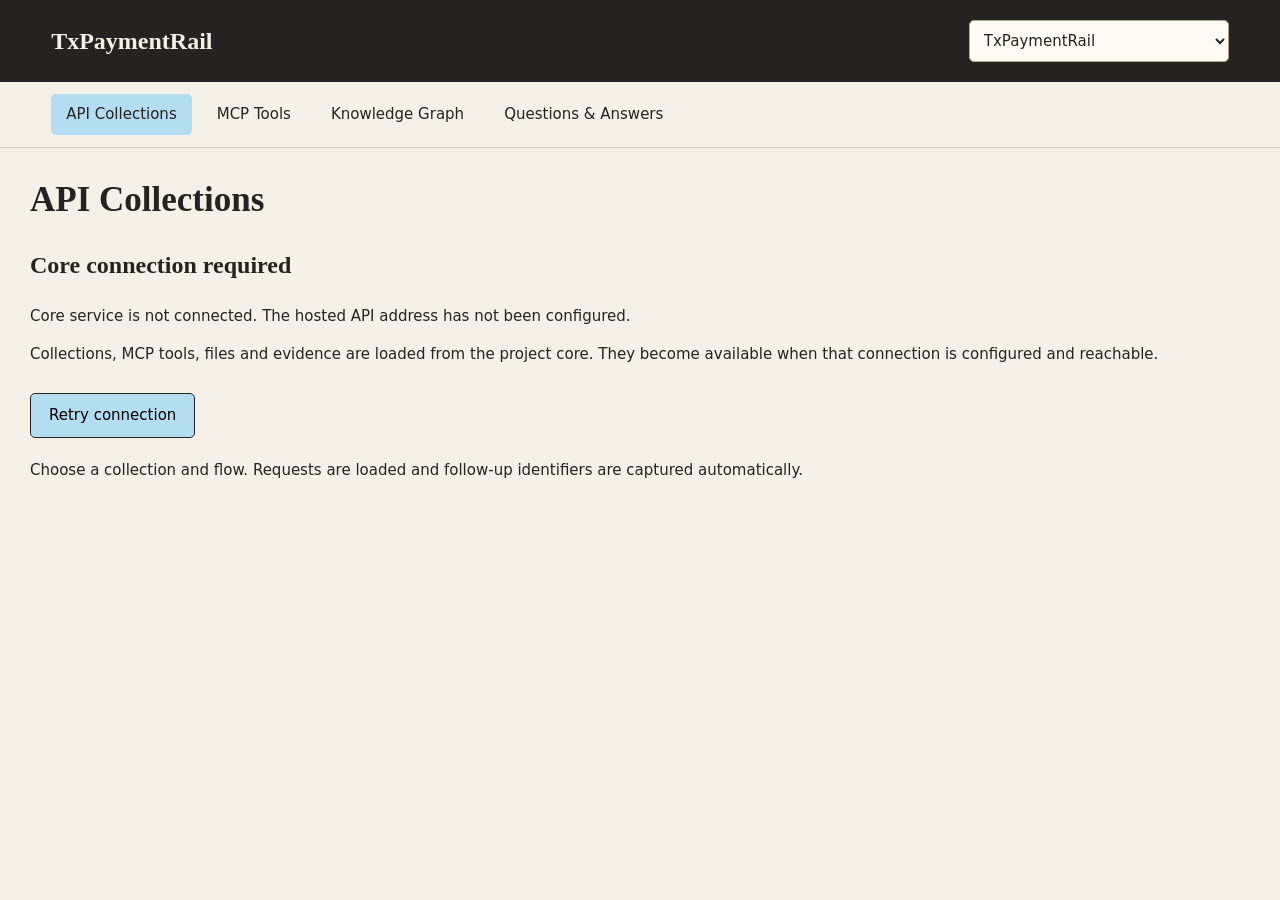
<file: docs/index.html>
<!doctype html><html lang="en"><head><meta charset="utf-8"><meta name="viewport" content="width=device-width,initial-scale=1"><title>Project workspace</title><link rel="stylesheet" href="./style.css"><script type="module" src="./app.js?v=20261102-hosted"></script></head><body><header><a id="brand" href="#/collections">Project workspace</a><select id="project" aria-label="Project"><option value="trade">Trade Agent Gate</option><option value="compliance">Compliance Rail</option><option value="iam">IAM AI Guard</option><option value="payments" selected>TxPaymentRail</option></select></header><nav aria-label="Workspace pages"><a href="#/collections">API Collections</a><a href="#/mcp-tools">MCP Tools</a><a href="#/files">Files</a><a href="#/graph">Knowledge Graph</a><a href="#/questions">Questions & Answers</a></nav><main aria-busy="true"><p id="loading-state" role="status">Connecting to project core…</p><h1 id="heading">API Collections</h1><section id="connection-panel" role="alert" hidden><h2>Core connection required</h2><p id="connection-message"></p><p>Collections, MCP tools, files and evidence are loaded from the project core. They become available when that connection is configured and reachable.</p><button type="button" id="retry-connection">Retry connection</button></section><p id="intro"></p><div id="tech"></div><section class="filters" hidden><label>Collection<select id="collection"></select></label><label>Flow<select id="flow"></select></label><label>Find a request<input id="search" placeholder="Search by purpose or endpoint"></label></section><section id="scenario-panel" hidden><label>Connected evidence case<select id="scenario"></select></label></section><div class="layout" hidden><aside><div id="requests"></div></aside><article><h2 id="request-name">Choose a request</h2><p id="purpose"></p><div class="endpoint"><b id="method"></b><code id="path"></code></div><label id="question-label" hidden>Question<input id="question" maxlength="240" value="What are the mandatory CBPR+ pacs.008 and MT103 validation fields?"></label><div id="answer-quotes"></div><label id="body-label">Request body<textarea id="body" spellcheck="false"></textarea></label><div id="file-inputs"></div><label id="external-consent" hidden><input type="checkbox" id="consent">Send this query to the selected external provider.</label><button id="run">Run request</button><button id="discover" hidden>Discover tools</button><p id="status" role="status">Ready</p><div id="graph-view" hidden></div><h3>Response</h3><pre id="response">Select a request and run it.</pre><details><summary>Request sent</summary><pre id="sent"></pre></details><details><summary>Captured fields</summary><pre id="variables"></pre></details></article></div><section hidden><h2>How to use this page</h2><ol><li>Choose a collection and flow.</li><li>Select a request, inspect its inputs, then run it.</li><li>Read the response and captured fields. Follow-up requests reuse their identifiers.</li></ol><div id="help"></div></section></main></body></html>
</file>
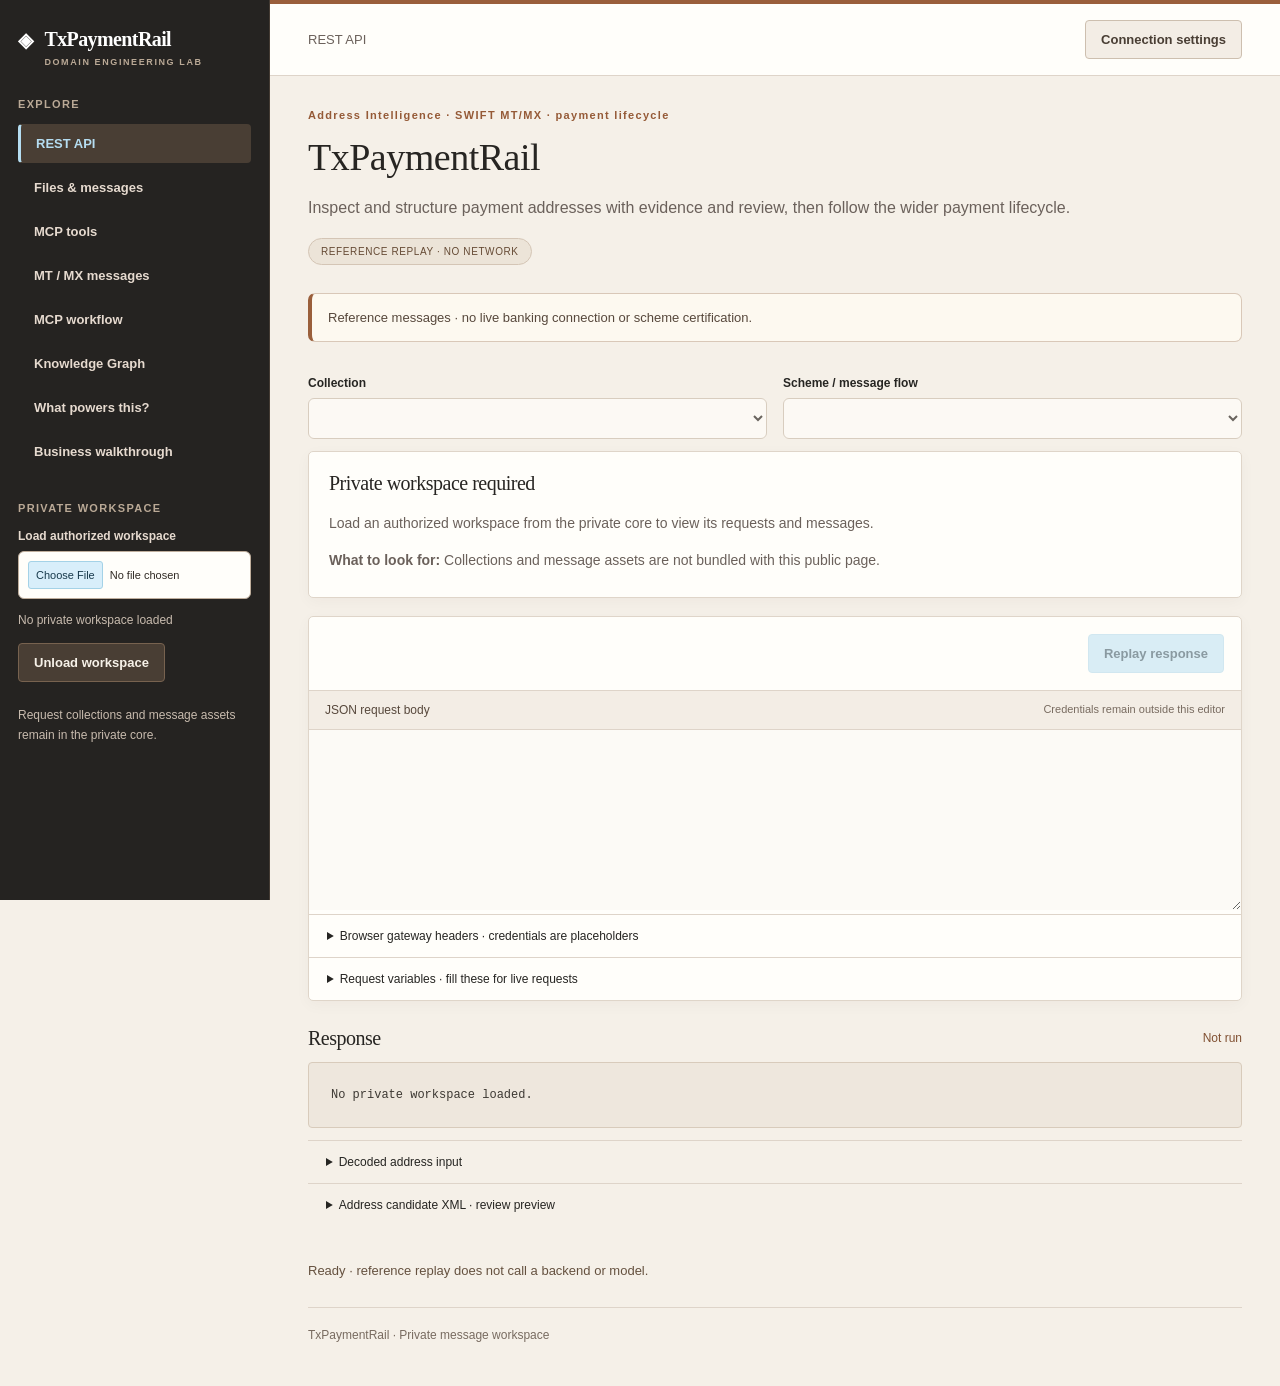
<file: docs/workbench.html>
<!doctype html><html lang="en"><head><meta charset="utf-8"><meta name="viewport" content="width=device-width,initial-scale=1"><meta name="referrer" content="no-referrer"><title>TxPaymentRail · API Workbench</title><link rel="stylesheet" href="workbench.css"><script type="module" src="workbench.mjs"></script></head><body><aside><a class="brand" href="index.html">◈ <span>TxPaymentRail<small>DOMAIN ENGINEERING LAB</small></span></a><p class="label">EXPLORE</p><nav id="navigation" aria-label="Workbench tabs"></nav><p class="label">PRIVATE WORKSPACE</p><div id="collection"></div><label class="workspace-loader">Load authorized workspace<input id="workspace-file" type="file" accept=".json"></label><p id="workspace-state">No private workspace loaded</p><button id="unload-workspace">Unload workspace</button><p class="aside-note">Request collections and message assets remain in the private core.</p></aside><div class="shell"><header><span id="breadcrumb">REST API</span><button id="settings-open" class="secondary">Connection settings</button></header><main><div class="hero"><p class="label" id="domain"></p><h1 id="project-name"></h1><p id="intro"></p><span id="environment" class="badge">REFERENCE REPLAY · NO NETWORK</span></div><p class="notice" id="notice">Reference messages · no live banking connection or scheme certification.</p><section id="rest-panel"><div class="grid"><label>Collection<select id="collection-select" disabled><option>Load private workspace</option></select></label><label>Scheme / message flow<select id="flow-select" disabled><option>Choose collection</option></select></label></div><div class="purpose"><h2 id="request-title"></h2><p id="why"></p><p><strong>What to look for:</strong> <span id="check"></span></p></div><div class="request"><div class="request-bar"><span id="method" class="verb"></span><code id="path"></code><button id="send">Replay response</button></div><div class="editor-heading">JSON request body <span>Credentials remain outside this editor</span></div><label class="sr-only" for="body">Request JSON</label><textarea id="body" spellcheck="false"></textarea><details><summary>Browser gateway headers · credentials are placeholders</summary><pre id="request-headers"></pre></details><details><summary>Request variables · fill these for live requests</summary><div id="variables" class="grid"></div></details></div><div class="response-heading"><h2>Response</h2><span id="response-status">Not run</span></div><pre id="response">Select a request and run it.</pre><details><summary>Decoded address input</summary><pre id="address-original"></pre></details><details><summary>Address candidate XML · review preview</summary><pre id="address-candidate"></pre></details></section><section id="files-panel" hidden><h2 id="file-title"></h2><p id="file-description"></p><div id="file-inputs" class="grid"></div><button id="file-run">Inspect selected files</button><p id="file-note"></p><pre id="file-response">Choose authorized files to inspect the request.</pre></section><section id="messages-panel" hidden><h2>MT / MX message context</h2><p>Business messages are separate from REST/JSON and MCP/JSON-RPC envelopes. The receiving API still expects its documented transport contract.</p><h3>MT103 request</h3><pre id="message-mt">Load the private workspace.</pre><h3>pacs.008 request</h3><pre id="message-mx">Load the private workspace.</pre><h3>pacs.002 response reference</h3><pre id="message-response">Load the private workspace.</pre></section><section id="workflow-panel" hidden><h2>Message-led MCP investigation</h2><p id="workflow-goal"></p><ol id="workflow-steps"></ol><p id="workflow-decision"></p><h3>Compare the workflow, not the protocol label</h3><p>MCP provides discoverable tools for an assistant; the same backend functions remain available through APIs. Measure evidence coverage, task success, correct escalation, denied actions and elapsed time on identical cases. This comparison has not been run.</p></section><section id="graph-panel" hidden></section><section id="technology-panel" hidden><h2>What powers this project?</h2><p>Each item explains its job and current status. A protocol, policy rule or parser is not automatically an AI model.</p><div id="technology" class="grid"></div><h3>What has actually been measured?</h3><p class="notice" id="recorded-evidence"></p></section><section id="business-panel" hidden><h2>Follow the business story</h2><ol id="steps"></ol><p class="notice">A successful API request is not a business clearance. Inspect the evidence, uncertainty and review boundary.</p><h3>How to judge the work</h3><p>Ask for the baseline, a difficult failure, the evaluation denominator and the decision it changed. Separate authored examples from independent data and live-model results.</p></section><p id="status" role="status" aria-live="polite">Ready to explore.</p><footer id="footer"></footer></main></div><dialog id="settings"><form id="settings-form"><h2>Connect to a private gateway</h2><p>Reference replay uses an authorized workspace. Live mode needs a running backend, an approved gateway route and the exact allowed browser origin. Collections are not available for public download.</p><label>Mode<select id="run-mode"><option value="sample">Reference replay · no network</option><option value="live">Live private gateway</option></select></label><label>Gateway origin<input id="gateway" type="url" placeholder="http://127.0.0.1:8791"></label><label>Gateway token<input id="gateway-token" type="password" autocomplete="off"></label><label>Workload/API token<input id="access-token" type="password" autocomplete="off"></label><label>Separate reviewer token<input id="reviewer-token" type="password" autocomplete="off"></label><label>Service access key · payments only<input id="service-key" type="password" autocomplete="off"></label><details><summary>Address Intelligence connection · separate service</summary><label>Address gateway origin<input id="address-gateway" type="url" placeholder="http://127.0.0.1:8794"></label><label>Address gateway token<input id="address-gateway-token" type="password" autocomplete="off"></label><label>Address service key<input id="address-service-key" type="password" autocomplete="off"></label><p>This targets the original address-review service, not the async payment-status service.</p></details><details><summary>SEPA routing · configure once per rail</summary><label>STEP2 gateway · SCT / SDD<input id="sepa-step2-gateway" type="url" placeholder="http://127.0.0.1:8795"></label><label>RT1 gateway · SCT Inst<input id="sepa-rt1-gateway" type="url" placeholder="http://127.0.0.1:8796"></label><label>TIPS gateway · SCT Inst / lifecycle<input id="sepa-tips-gateway" type="url" placeholder="http://127.0.0.1:8797"></label><label>T2 gateway origin<input id="rail-t2-gateway" type="url" placeholder="http://127.0.0.1:8798"></label><label>Bank of England RTGS gateway origin<input id="rail-boe-gateway" type="url" placeholder="http://127.0.0.1:8799"></label><label>CHAPS gateway origin<input id="rail-chaps-gateway" type="url" placeholder="http://127.0.0.1:8800"></label><label>Payment rail gateway token<input id="sepa-gateway-token" type="password" autocomplete="off"></label><label>Payment rail service key<input id="sepa-service-key" type="password" autocomplete="off"></label><p>The selected flow chooses its rail. Backend health must confirm that rail before a request is sent.</p></details><p>Credentials stay in page memory; no collection export is provided.</p><p id="settings-error" role="alert"></p><button type="submit">Apply settings</button><button type="button" id="clear">Clear credentials</button><button type="button" id="close">Close</button></form></dialog></body></html>
</file>
<file: docs/style.css>
:root{font:15px/1.55 system-ui,sans-serif;color:#252321;background:#f5f0e8}*{box-sizing:border-box}body{margin:0}header{padding:20px 4%;display:flex;gap:24px;align-items:center;background:#252321;color:#f5f0e8}header a{color:inherit;font:700 24px Georgia;text-decoration:none}header select{margin-left:auto;max-width:260px}nav{padding:12px 4%;display:flex;gap:10px;flex-wrap:wrap;border-bottom:1px solid #d7cbbb}nav a{color:#252321;padding:9px 15px;text-decoration:none;border-radius:5px}nav a.active{background:#b5ddf1}main{max-width:1450px;margin:25px auto;padding:0 30px}h1,h2{font-family:Georgia}h1{font-size:35px;margin-bottom:6px}h2{font-size:24px}.tag{display:inline-block;padding:5px 11px;border:1px solid #9a5f3b;border-radius:18px;margin:4px;font-size:12px}label{display:block;font-size:13px;font-weight:600}input,select,textarea{display:block;background:#fffaf3;border:1px solid #b9a28c;border-radius:5px;padding:10px;color:#252321;font:inherit;width:100%}input[type=checkbox]{display:inline;width:auto}textarea{height:235px;font:13px/1.5 monospace;margin:6px 0}.filters{display:grid;grid-template-columns:1fr 1fr 1fr;gap:15px;padding:18px 0}.layout{display:grid;grid-template-columns:310px minmax(0,1fr);gap:22px}aside,article,main>section:last-child{background:#fffaf3;border:1px solid #d7cbbb;border-radius:8px;padding:20px}aside{max-height:800px;overflow:auto}article{min-width:0}.request{display:block;width:100%;text-align:left;border:0;border-bottom:1px solid #e5dcd0;background:transparent;padding:12px 7px;cursor:pointer;color:#252321;font:inherit}.request.selected{background:#b5ddf1;border-radius:5px}.request small{display:block;color:#765039;font-size:11px}.endpoint{display:flex;gap:12px;align-items:center;padding:12px;background:#f5f0e8;margin-bottom:16px;overflow-wrap:anywhere}.endpoint b{color:#9a5f3b}button:not(.request){background:#b5ddf1;border:1px solid #252321;padding:10px 18px;border-radius:5px;cursor:pointer;font:inherit;margin:12px 8px 6px 0}button:disabled{opacity:.5;cursor:wait}pre{padding:18px;background:#252321;color:#f5f0e8;border-radius:5px;max-height:560px;overflow:auto;white-space:pre-wrap;overflow-wrap:anywhere;font:12px/1.55 monospace}details{margin-top:12px}#status{padding:10px;background:#f5f0e8;border-left:3px solid #9a5f3b}#scenario-panel{max-width:650px;padding-bottom:16px}.graph-canvas svg{width:100%;min-height:450px}.graph-answers,.graph-capture{display:none}main>section:last-child{margin:24px 0}#external-consent{padding:10px 0}@media(max-width:850px){.layout{grid-template-columns:1fr}.filters{grid-template-columns:1fr}aside{max-height:280px}main{padding:0 15px}header{flex-wrap:wrap}h1{font-size:28px}}
[hidden]{display:none!important}
</file>
<file: docs/workbench.css>
:root{font-family:Inter,system-ui,sans-serif;color:#203348;background:#f4f7fa;--accent:#117d70}*{box-sizing:border-box}body{margin:0;display:flex}aside{position:fixed;inset:0 auto 0 0;width:270px;background:#102a3b;color:#d1e4ee;padding:28px 18px;overflow:auto}.brand{display:flex;gap:12px;color:white;text-decoration:none;font-size:20px;font-weight:750}.brand small{display:block;font-size:9px;letter-spacing:.14em;color:#91b5c7;margin-top:6px}.label{font-size:11px;font-weight:750;letter-spacing:.12em;color:#6c8797;margin-top:28px}nav button,#collection button{display:block;width:100%;text-align:left;background:transparent;color:#c8dce7;margin:5px 0}nav button.active,#collection button.active{background:#21495c;color:#fff}#collection button{font-size:12px}aside #download{margin-top:22px;background:#216454;font-size:12px;width:100%}.aside-note{font-size:12px;line-height:1.7;color:#8eacbb;margin-top:24px}.shell{margin-left:270px;width:calc(100% - 270px)}header{height:76px;background:white;border-bottom:1px solid #dde5ec;display:flex;align-items:center;justify-content:space-between;padding:0 38px;color:#6a7f91;font-size:13px}main{max-width:1160px;padding:24px 38px;margin:auto}.hero{position:relative;padding-bottom:15px}.hero .label{margin-top:6px;color:#117d70}h1{font-size:34px;letter-spacing:-.04em;margin:10px 0}h2{font-size:20px;margin-top:0}h3{font-size:16px}p,li{line-height:1.65}button{border:0;border-radius:6px;background:var(--accent);color:white;font:inherit;font-size:13px;font-weight:650;padding:11px 15px;cursor:pointer}button:hover{filter:brightness(.94)}button:disabled{opacity:.5;cursor:wait}button:focus-visible,input:focus-visible,textarea:focus-visible,select:focus-visible{outline:3px solid #f0b441}.secondary{background:#e9f1f5;color:#203348}.badge{font-size:10px;letter-spacing:.06em;background:#dcefe8;color:#1d6655;border-radius:20px;padding:7px 12px;display:inline-block}.notice{background:#e9f2f8;color:#365c74;border:1px solid #d2e1ec;border-radius:7px;padding:13px 16px;font-size:13px}section{margin:22px 0}.purpose{padding:20px;background:white;border:1px solid #dce5ed;border-radius:9px;margin-bottom:18px}.purpose p{font-size:14px;margin-bottom:5px}.request{border:1px solid #d7e2eb;border-radius:9px;overflow:hidden;background:white}.request-bar{display:flex;align-items:center;gap:14px;padding:17px;border-bottom:1px solid #e0e7ee}.verb{color:#117d70;font-size:12px;font-weight:800}code{flex:1;font-size:13px;overflow-wrap:anywhere}.editor-heading{background:#f9fbfc;border-bottom:1px solid #e1e8ed;padding:12px 16px;font-size:12px}.editor-heading span{float:right;color:#82909e;font-size:11px}textarea{width:100%;min-height:180px;border:0;padding:20px;font:13px/1.6 ui-monospace,monospace;resize:vertical;color:#2f526b}details{border-top:1px solid #e1e8ed;padding:14px 18px;font-size:12px}summary{cursor:pointer}.grid{display:grid;grid-template-columns:repeat(2,minmax(0,1fr));gap:16px}label{display:block;font-size:12px;font-weight:650;margin:12px 0}input,select{width:100%;display:block;margin-top:8px;padding:11px;border:1px solid #ccd9e2;border-radius:6px;background:white;color:#203348}.response-heading{display:flex;justify-content:space-between;align-items:center;margin-top:26px}.response-heading h2{margin:0}.response-heading span{font-size:12px;color:#56768c}pre{background:#102a3b;color:#cfe5ef;padding:22px;border-radius:9px;font:12px/1.7 ui-monospace,monospace;max-height:440px;overflow:auto;white-space:pre-wrap;overflow-wrap:anywhere}.tech-card{background:white;border:1px solid #d9e4eb;border-radius:9px;padding:22px}.tech-card small{display:block;color:#117d70;font-weight:650;line-height:1.5}.tech-card p{font-size:13px;color:#526d80}.tech-card h3{margin:0 0 10px}#steps li{padding:16px;background:white;border:1px solid #dce5ed;margin:12px 0;border-radius:7px}#status{font-size:13px;color:#285d6d;padding:12px 0}footer{border-top:1px solid #dde5ec;padding:20px 0;font-size:12px;color:#7c8d9c}dialog{border:1px solid #cfdae3;border-radius:12px;width:560px;max-width:94vw;padding:28px}dialog::backdrop{background:#102a3ba0}dialog p{font-size:12px}dialog button{margin:6px 3px 0 0}.sr-only{position:absolute;width:1px;height:1px;padding:0;overflow:hidden;clip:rect(0,0,0,0)}[hidden]{display:none!important}@media(max-width:850px){aside{position:static;width:100%;padding:18px}body{display:block}.shell{margin-left:0;width:100%}header{padding:0 20px}main{padding:24px 20px}.grid{grid-template-columns:1fr}nav{display:flex;flex-wrap:wrap}nav button{width:auto!important}#collection{display:flex;overflow:auto}#collection button{min-width:180px}h1{font-size:28px}.editor-heading span{display:none}}
/* AddressRail visual identity: warm ivory, charcoal, sky blue and copper. */
:root{font-family:"Helvetica Neue",Arial,system-ui,sans-serif;color:#262522;background:#f5f0e8;--accent:#b5ddf1;color-scheme:light}
body,.shell{background:#f5f0e8;color:#262522}
aside{background:#252321;color:#f7f2e9;border-right:1px solid #443b33}
.brand{font-family:Georgia,"Times New Roman",serif;color:#fff;font-weight:700;letter-spacing:-.6px}
.brand small{font-family:Arial,sans-serif;color:#baa996;letter-spacing:1.6px}
aside .label{color:#baa996}
nav button,#collection button{color:#e6dacf;border:1px solid transparent}
nav button:hover,#collection button:hover{background:#493e34}
nav button.active,#collection button.active{background:#493e34;color:#b5ddf1;border-left:3px solid #b5ddf1}
.aside-note,#workspace-state{color:#c8bbae;font-size:12px;line-height:1.65}
.workspace-loader{color:#e6dacf}
.workspace-loader input{background:#fffefa;color:#302a24;border:1px solid #bfae9c;font-size:11px;padding:9px}
.workspace-loader input::file-selector-button{background:#d8eefa;color:#17394b;border:1px solid #a4d2e7;border-radius:3px;padding:7px;font:inherit;cursor:pointer;margin-right:7px}
#unload-workspace{background:#493e34;color:#f7f2e9;border:1px solid #77624f}
header{background:#fffefa;border-top:4px solid #9a5f3b;border-bottom:1px solid #ded4c9;color:#6b615b}
h1,h2{font-family:Georgia,"Times New Roman",serif;color:#272522;font-weight:500;letter-spacing:-.5px}
h1{font-size:38px}h3{color:#3c332c}
p,li{color:#6b615b}
.hero .label,.verb,.label{color:#955a37}
button{background:#b5ddf1;color:#17394b;border:1px solid #a4d2e7;border-radius:4px}
button:hover:not(:disabled){background:#94cee7;filter:none}
button:focus-visible,input:focus-visible,textarea:focus-visible,select:focus-visible,a:focus-visible{outline:3px solid #9a5f3b;outline-offset:3px}
.secondary{background:#f3ede5;color:#493e34;border:1px solid #cdbfaf}
.secondary:hover{background:#e8ded3}
.badge{background:#ece4d8;color:#654a34;border:1px solid #d4c5b5}
.notice{background:#fdf9f0;border:1px solid #d9c8b8;border-left:4px solid #9a5f3b;color:#57483c}
.purpose,.request,.tech-card,#steps li{background:#fffefa;border:1px solid #dfd5c9;border-radius:5px;box-shadow:0 4px 15px rgba(68,42,24,.035)}
.request-bar,.editor-heading,details,footer{border-color:#ded4c9}
.editor-heading{background:#f3ede5;color:#57483c}.editor-heading span{color:#786b60}
textarea{background:#fcfaf6;color:#3d494c}
input,select{background:#fffefa;border:1px solid #cdbfaf;color:#302a24}
pre{background:#eee7dd;color:#3d3933;border:1px solid #d8cbbb;border-radius:4px}
.response-heading span{color:#805032}
.tech-card small{color:#805032}.tech-card p{color:#6b615b}
#status{color:#65513f}footer{color:#786b60}footer a,a{color:#805032}
dialog{background:#fffefa;border:1px solid #cdbfaf;color:#262522}dialog::backdrop{background:#252321a8}
@media(max-width:850px){h1{font-size:31px}}

aside nav button:hover:not(:disabled),aside #collection button:hover:not(:disabled){background:#493e34;color:#fff}
aside nav button.active,aside nav button.active:hover:not(:disabled),aside #collection button.active,aside #collection button.active:hover:not(:disabled){background:#493e34;color:#b5ddf1}

/* Source-cited relationship desk, using the existing AddressRail palette. */
#graph-panel input,#graph-panel select{width:100%;box-sizing:border-box;padding:10px;background:#fffdf9;color:#252321;border:1px solid #c7bdae;border-radius:6px}
#graph-panel .grid{gap:14px;margin:20px 0} .graph-canvas{overflow:auto;border:1px solid #d7cbbb;border-radius:10px;background:#fffdf9}.graph-canvas svg{display:block;width:100%;min-width:0;height:auto;min-height:0}.graph-canvas g[role=button]{cursor:pointer}.graph-canvas g[role=button]:focus circle{stroke:#097db8;stroke-width:4}.graph-legend{font-size:13px}.graph-details{margin-top:20px}.graph-details details{padding:12px;border-bottom:1px solid #d7cbbb}.graph-details code{overflow-wrap:anywhere;white-space:normal;font-size:11px}#graph-panel blockquote{border-left:3px solid #9a5f3b;margin:12px 0;padding:8px 14px;background:#f5f0e8}#graph-panel table{width:100%;border-collapse:collapse;font-size:12px}#graph-panel th,#graph-panel td{text-align:left;padding:10px;border-bottom:1px solid #d7cbbb;overflow-wrap:anywhere}#graph-panel ul{line-height:1.7}

.graph-answers{overflow-wrap:anywhere;margin-top:28px;padding:20px;border:1px solid #c7bdae;border-radius:10px;background:#fffdf9}.graph-answers label{display:block;margin:14px 0}.graph-answers input[type=checkbox]{width:auto!important;margin-right:8px}.graph-answers button{margin:12px 8px 12px 0}.graph-answers pre{white-space:pre-wrap;overflow-wrap:anywhere}.graph-answers details{margin:12px 0}
</file>
